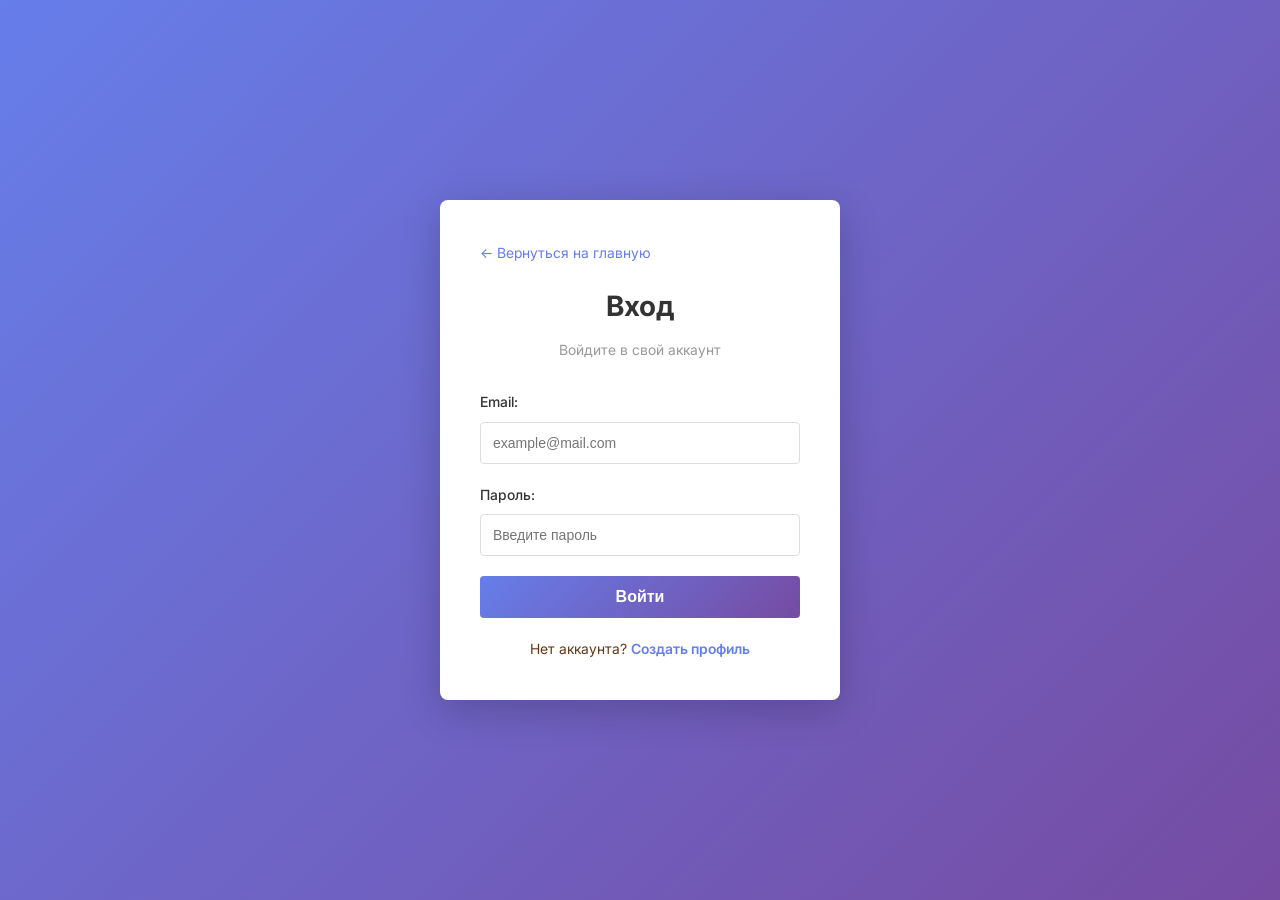
<file: login.html>
<!DOCTYPE html>
<html lang="ru">
<head>
    <meta charset="UTF-8">
    <meta name="viewport" content="width=device-width, initial-scale=1.0">
    <title>Вход - ДомКлюч</title>
    <link rel="stylesheet" href="style/style.css">
    <style>
        .auth-page {
            display: flex;
            justify-content: center;
            align-items: center;
            min-height: 100vh;
            background: linear-gradient(135deg, #667eea 0%, #764ba2 100%);
            padding: 20px;
        }

        .auth-container {
            background: white;
            border-radius: 8px;
            box-shadow: 0 10px 40px rgba(0, 0, 0, 0.2);
            width: 100%;
            max-width: 400px;
            padding: 40px;
        }

        .auth-container h1 {
            text-align: center;
            margin-bottom: 10px;
            color: #333;
            font-size: 28px;
        }

        .auth-container .subtitle {
            text-align: center;
            color: #999;
            margin-bottom: 30px;
            font-size: 14px;
        }

        .form-group {
            margin-bottom: 20px;
        }

        .form-group label {
            display: block;
            margin-bottom: 8px;
            color: #333;
            font-weight: 500;
            font-size: 14px;
        }

        .form-group input {
            width: 100%;
            padding: 12px;
            border: 1px solid #ddd;
            border-radius: 4px;
            font-size: 14px;
            transition: border-color 0.3s;
            box-sizing: border-box;
        }

        .form-group input:focus {
            outline: none;
            border-color: #667eea;
            box-shadow: 0 0 0 3px rgba(102, 126, 234, 0.1);
        }

        .auth-button {
            width: 100%;
            padding: 12px;
            background: linear-gradient(135deg, #667eea 0%, #764ba2 100%);
            color: white;
            border: none;
            border-radius: 4px;
            font-size: 16px;
            font-weight: 600;
            cursor: pointer;
            transition: transform 0.2s;
        }

        .auth-button:hover {
            transform: translateY(-2px);
        }

        .auth-link {
            text-align: center;
            margin-top: 20px;
            font-size: 14px;
        }

        .auth-link a {
            color: #667eea;
            text-decoration: none;
            font-weight: 600;
        }

        .auth-link a:hover {
            text-decoration: underline;
        }

        .back-home {
            display: inline-block;
            margin-bottom: 20px;
            color: #667eea;
            text-decoration: none;
            font-size: 14px;
        }

        .back-home:hover {
            text-decoration: underline;
        }

        .error-message {
            background-color: #fee;
            color: #c00;
            padding: 12px;
            border-radius: 4px;
            margin-bottom: 20px;
            display: none;
            font-size: 14px;
        }

        .success-message {
            background-color: #efe;
            color: #060;
            padding: 12px;
            border-radius: 4px;
            margin-bottom: 20px;
            display: none;
            font-size: 14px;
        }
    </style>
</head>
<body>
    <div class="auth-page">
        <div class="auth-container">
            <a href="index.html" class="back-home">← Вернуться на главную</a>

            <h1>Вход</h1>
            <p class="subtitle">Войдите в свой аккаунт</p>

            <div class="error-message" id="errorMessage"></div>
            <div class="success-message" id="successMessage"></div>

            <form id="loginForm">
                <div class="form-group">
                    <label for="email">Email:</label>
                    <input type="email" id="email" name="email" required placeholder="example@mail.com">
                </div>

                <div class="form-group">
                    <label for="password">Пароль:</label>
                    <input type="password" id="password" name="password" required placeholder="Введите пароль">
                </div>

                <button type="submit" class="auth-button">Войти</button>
            </form>

            <div class="auth-link">
                Нет аккаунта? <a href="register.html">Создать профиль</a>
            </div>
        </div>
    </div>

    <script>
        document.getElementById('loginForm').addEventListener('submit', async function(e) {
            e.preventDefault();

            const email = document.getElementById('email').value;
            const password = document.getElementById('password').value;
            const errorMsg = document.getElementById('errorMessage');
            const successMsg = document.getElementById('successMessage');

            errorMsg.style.display = 'none';
            successMsg.style.display = 'none';

            if (!email || !password) {
                errorMsg.textContent = 'Заполните все поля';
                errorMsg.style.display = 'block';
                return;
            }

            localStorage.setItem('user_email', email);
            localStorage.setItem('is_logged_in', 'true');

            successMsg.textContent = 'Вход выполнен успешно!';
            successMsg.style.display = 'block';

            setTimeout(() => {
                window.location.href = 'index.html';
            }, 1500);
        });
    </script>
</body>
</html>
</file>
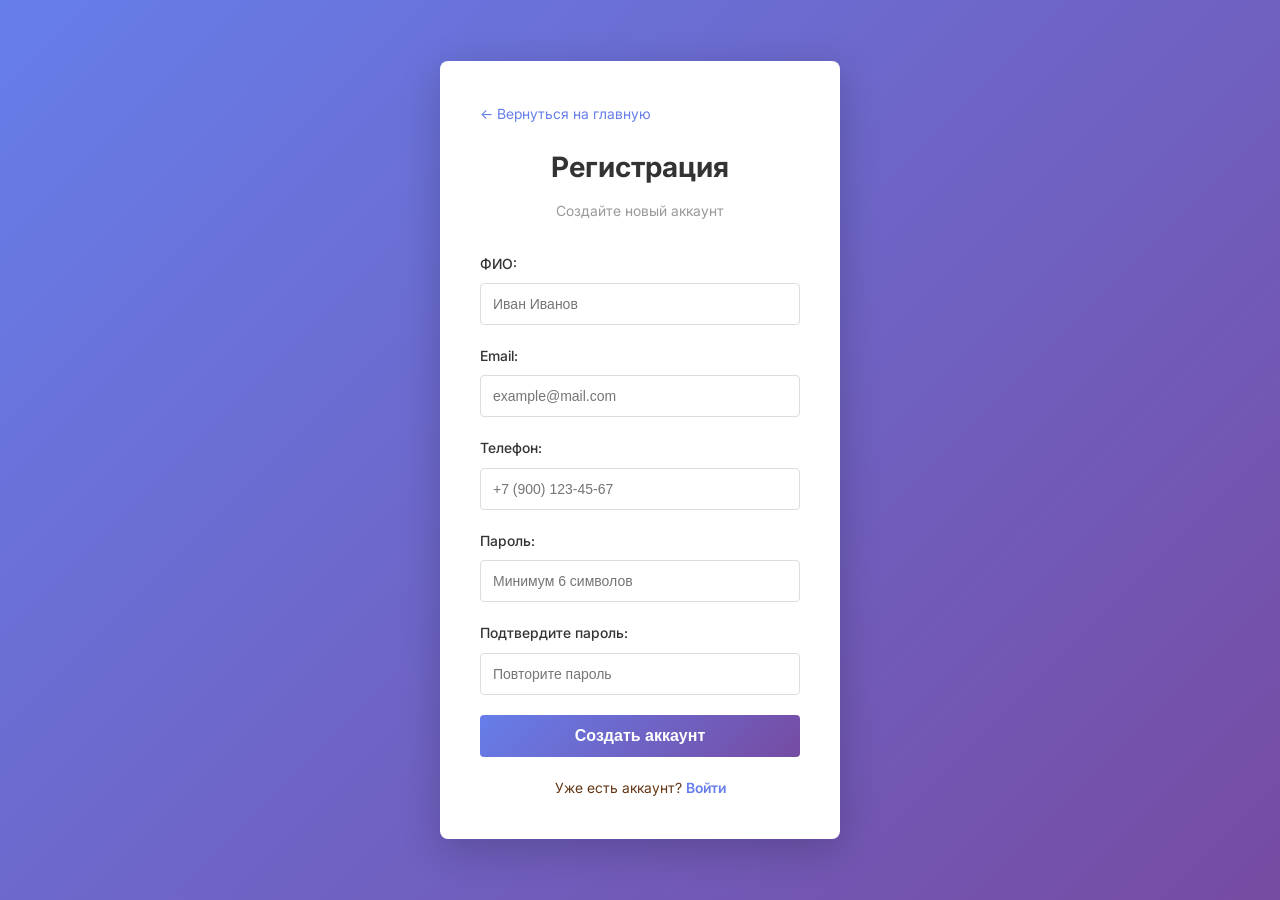
<file: register.html>
<!DOCTYPE html>
<html lang="ru">
<head>
    <meta charset="UTF-8">
    <meta name="viewport" content="width=device-width, initial-scale=1.0">
    <title>Регистрация - ДомКлюч</title>
    <link rel="stylesheet" href="style/style.css">
    <style>
        .auth-page {
            display: flex;
            justify-content: center;
            align-items: center;
            min-height: 100vh;
            background: linear-gradient(135deg, #667eea 0%, #764ba2 100%);
            padding: 20px;
        }

        .auth-container {
            background: white;
            border-radius: 8px;
            box-shadow: 0 10px 40px rgba(0, 0, 0, 0.2);
            width: 100%;
            max-width: 400px;
            padding: 40px;
        }

        .auth-container h1 {
            text-align: center;
            margin-bottom: 10px;
            color: #333;
            font-size: 28px;
        }

        .auth-container .subtitle {
            text-align: center;
            color: #999;
            margin-bottom: 30px;
            font-size: 14px;
        }

        .form-group {
            margin-bottom: 20px;
        }

        .form-group label {
            display: block;
            margin-bottom: 8px;
            color: #333;
            font-weight: 500;
            font-size: 14px;
        }

        .form-group input {
            width: 100%;
            padding: 12px;
            border: 1px solid #ddd;
            border-radius: 4px;
            font-size: 14px;
            transition: border-color 0.3s;
            box-sizing: border-box;
        }

        .form-group input:focus {
            outline: none;
            border-color: #667eea;
            box-shadow: 0 0 0 3px rgba(102, 126, 234, 0.1);
        }

        .auth-button {
            width: 100%;
            padding: 12px;
            background: linear-gradient(135deg, #667eea 0%, #764ba2 100%);
            color: white;
            border: none;
            border-radius: 4px;
            font-size: 16px;
            font-weight: 600;
            cursor: pointer;
            transition: transform 0.2s;
        }

        .auth-button:hover {
            transform: translateY(-2px);
        }

        .auth-link {
            text-align: center;
            margin-top: 20px;
            font-size: 14px;
        }

        .auth-link a {
            color: #667eea;
            text-decoration: none;
            font-weight: 600;
        }

        .auth-link a:hover {
            text-decoration: underline;
        }

        .back-home {
            display: inline-block;
            margin-bottom: 20px;
            color: #667eea;
            text-decoration: none;
            font-size: 14px;
        }

        .back-home:hover {
            text-decoration: underline;
        }

        .error-message {
            background-color: #fee;
            color: #c00;
            padding: 12px;
            border-radius: 4px;
            margin-bottom: 20px;
            display: none;
            font-size: 14px;
        }

        .success-message {
            background-color: #efe;
            color: #060;
            padding: 12px;
            border-radius: 4px;
            margin-bottom: 20px;
            display: none;
            font-size: 14px;
        }
    </style>
</head>
<body>
    <div class="auth-page">
        <div class="auth-container">
            <a href="index.html" class="back-home">← Вернуться на главную</a>

            <h1>Регистрация</h1>
            <p class="subtitle">Создайте новый аккаунт</p>

            <div class="error-message" id="errorMessage"></div>
            <div class="success-message" id="successMessage"></div>

            <form id="registerForm">
                <div class="form-group">
                    <label for="fullname">ФИО:</label>
                    <input type="text" id="fullname" name="fullname" required placeholder="Иван Иванов">
                </div>

                <div class="form-group">
                    <label for="email">Email:</label>
                    <input type="email" id="email" name="email" required placeholder="example@mail.com">
                </div>

                <div class="form-group">
                    <label for="phone">Телефон:</label>
                    <input type="tel" id="phone" name="phone" placeholder="+7 (900) 123-45-67">
                </div>

                <div class="form-group">
                    <label for="password">Пароль:</label>
                    <input type="password" id="password" name="password" required placeholder="Минимум 6 символов">
                </div>

                <div class="form-group">
                    <label for="password_confirm">Подтвердите пароль:</label>
                    <input type="password" id="password_confirm" name="password_confirm" required placeholder="Повторите пароль">
                </div>

                <button type="submit" class="auth-button">Создать аккаунт</button>
            </form>

            <div class="auth-link">
                Уже есть аккаунт? <a href="login.html">Войти</a>
            </div>
        </div>
    </div>

    <script>
        document.getElementById('registerForm').addEventListener('submit', async function(e) {
            e.preventDefault();

            const fullname = document.getElementById('fullname').value;
            const email = document.getElementById('email').value;
            const phone = document.getElementById('phone').value;
            const password = document.getElementById('password').value;
            const password_confirm = document.getElementById('password_confirm').value;
            const errorMsg = document.getElementById('errorMessage');
            const successMsg = document.getElementById('successMessage');

            errorMsg.style.display = 'none';
            successMsg.style.display = 'none';

            // Валидация
            if (!fullname || !email || !password || !password_confirm) {
                errorMsg.textContent = 'Заполните все обязательные поля';
                errorMsg.style.display = 'block';
                return;
            }

            if (password.length < 6) {
                errorMsg.textContent = 'Пароль должен быть минимум 6 символов';
                errorMsg.style.display = 'block';
                return;
            }

            if (password !== password_confirm) {
                errorMsg.textContent = 'Пароли не совпадают';
                errorMsg.style.display = 'block';
                return;
            }

            // Сохраняем в localStorage для примера
            localStorage.setItem('user_fullname', fullname);
            localStorage.setItem('user_email', email);
            localStorage.setItem('user_phone', phone);
            localStorage.setItem('is_logged_in', 'true');

            successMsg.textContent = 'Аккаунт создан успешно!';
            successMsg.style.display = 'block';

            setTimeout(() => {
                window.location.href = 'index.html';
            }, 1500);
        });
    </script>
</body>
</html>
</file>
<file: style/style.css>
@charset "UTF-8";
@font-face {
  font-family: "Inter";
  src: url("../fonts/Inter_18pt-Regular.ttf") format("truetype");
  font-weight: 400;
  font-style: normal;
  font-display: swap;
}
@font-face {
  font-family: "Inter";
  src: url("../fonts/Inter_18pt-Medium.ttf") format("truetype");
  font-weight: 500;
  font-style: normal;
  font-display: swap;
}
@font-face {
  font-family: "Inter";
  src: url("../fonts/Inter_18pt-SemiBold.ttf") format("truetype");
  font-weight: 600;
  font-style: normal;
  font-display: swap;
}
@font-face {
  font-family: "Inter";
  src: url("../fonts/Inter_18pt-Bold.ttf") format("truetype");
  font-weight: 700;
  font-style: normal;
  font-display: swap;
}
* {
  margin: 0;
  padding: 0;
  box-sizing: border-box;
}

html {
  scroll-behavior: smooth;
}

body {
  font-family: "Inter", "Segoe UI", Verdana, sans-serif;
  color: #633615;
  background-color: #f5f5f5;
  line-height: 1.6;
}

.container {
  max-width: 1200px;
  margin: 0 auto;
  padding: 0 20px;
}

/* ===== НАВИГАЦИЯ ===== */
.navbar {
  background-color: #2a2a2a;
  position: sticky;
  top: 0;
  z-index: 1000;
}

.navbar__container {
  display: flex;
  justify-content: space-between;
  align-items: center;
  height: 100px;
}

.navbar__brand {
  display: flex;
  align-items: center;
  gap: 12px;
  cursor: pointer;
  text-decoration: none;
}

.navbar__brand-icon {
  width: 72px;
  height: 72px;
  -o-object-fit: cover;
     object-fit: cover;
  margin-bottom: 20px;
}

.navbar__brand-text {
  display: flex;
  flex-direction: column;
  gap: 2px;
}

.navbar__brand-name {
  font-size: 16px;
  font-weight: bold;
  color: #AA2A2A;
  letter-spacing: 1px;
  line-height: 1;
}

.navbar__menu {
  display: flex;
  list-style: none;
  gap: 40px;
  align-items: center;
  margin: 0;
}

.navbar__menu a {
  text-decoration: none;
  color: #FFFFFF;
  font-size: 14px;
  font-weight: 500;
  transition: color 0.3s ease;
}

.navbar__menu a:hover {
  color: #AA2A2A;
}

.navbar__actions {
  display: flex;
  align-items: center;
  gap: 15px;
}

.navbar__auth-btn {
  color: #FFFFFF;
  text-decoration: none;
  font-size: 13px;
  font-weight: 600;
  padding: 8px 16px;
  border: 2px solid #FFFFFF;
  border-radius: 20px;
  transition: all 0.3s ease;
  cursor: pointer;
  background: transparent;
}

.navbar__auth-btn:hover {
  border-color: #AA2A2A;
  color: #AA2A2A;
}

.navbar__auth-btn--register {
  border-color: #AA2A2A;
  color: #AA2A2A;
}

.navbar__auth-btn--register:hover {
  background: #AA2A2A;
  color: #FFFFFF;
}

.navbar__profile-btn {
  width: 40px;
  height: 40px;
  cursor: pointer;
  text-decoration: none;
  color: #FFFFFF;
}
.navbar__profile-btn img {
  width: 40px;
  height: 40px;
}

/* ===== ГЕРОЯ СЕКЦИЯ ===== */
.hero {
  margin: 0;
  padding: 0;
  overflow: hidden;
}

.hero__background {
  height: 500px;
  background-image: url(../img/main.png);
  background-size: cover;
  background-position: center;
  display: flex;
  align-items: center;
  justify-content: flex-start;
  position: relative;
}

.hero__content {
  display: flex;
  flex-direction: column;
  justify-content: center;
  align-items: flex-start;
  height: 100%;
  color: #FFFFFF;
  z-index: 2;
}

.hero__content h1 {
  font-size: 48px;
  font-weight: bold;
  line-height: 1.2;
  margin-bottom: 20px;
  max-width: 700px;
  text-shadow: 0 2px 10px rgba(0, 0, 0, 0.5);
}

.hero__content p {
  font-size: 18px;
  margin-bottom: 30px;
  text-shadow: 0 2px 8px rgba(0, 0, 0, 0.4);
  opacity: 0.95;
}

/* ===== РЕКОМЕНДУЕМ ===== */
.recommended {
  background-color: #FFFFFF;
  padding: 60px 20px;
  border-bottom: 1px solid #DEDEDE;
}

.recommended h2 {
  text-align: left;
  color: #2a2a2a;
  margin-bottom: 40px;
  font-size: 28px;
  font-weight: bold;
}

.recommended .carousel {
  position: relative;
}

.recommended .carousel__inner {
  display: flex;
  overflow-x: hidden;
  width: 100%;
  height: 400px;
  background-color: #0066CC;
  gap: 20px;
  overflow-x: auto;
  scroll-behavior: smooth;
  padding: 0 50px;
  scrollbar-width: none;
  -ms-overflow-style: none;
}

.recommended .carousel__inner::-webkit-scrollbar {
  display: none;
}

.recommended__card {
  background-color: #FFFFFF;
  border-radius: 8px;
  min-width: calc(100% - 100px);
  flex: 0 0 calc(100% - 100px);
  overflow-x: hidden;
  box-shadow: 0 2px 8px rgba(0, 0, 0, 0.08);
  cursor: pointer;
  transition: all 0.3s ease;
  border: 1px solid #DEDEDE;
}

.recommended__card:hover {
  box-shadow: 0 8px 16px rgba(0, 0, 0, 0.15);
  transform: translateY(-5px);
}

.recommended__image {
  height: 60%;
  background-color: #ccc;
  position: relative;
  overflow: hidden;
}

.recommended__image img {
  width: 100%;
  height: 100%;
  -o-object-fit: cover;
     object-fit: cover;
}

.recommended__info {
  padding: 16px;
  background: #FFFFFF;
}

.recommended__info h3 {
  color: #2a2a2a;
  margin-bottom: 8px;
  font-size: 16px;
  font-weight: 600;
}

.recommended__desc {
  font-size: 13px;
  color: #633615;
  margin: 0;
}

.carousel__btn {
  position: absolute;
  top: 50%;
  transform: translateY(-50%);
  background-color: #FFFFFF;
  color: #2a2a2a;
  border: 2px solid #2a2a2a;
  width: 40px;
  height: 40px;
  border-radius: 50%;
  cursor: pointer;
  font-size: 20px;
  z-index: 10;
  transition: all 0.3s ease;
  display: flex;
  align-items: center;
  justify-content: center;
}

.carousel__btn:hover {
  background-color: #2a2a2a;
  color: #FFFFFF;
}

.carousel__btn.carousel__btn--prev {
  left: 10px;
}

.carousel__btn.carousel__btn--next {
  right: 10px;
}

/* ===== БЫСТРЫЙ ПОИСК ===== */
.quick-search {
  background-color: #FFFFFF;
  padding: 50px 20px;
}

.quick-search h2 {
  text-align: left;
  color: #2a2a2a;
  margin-bottom: 30px;
  font-size: 28px;
  font-weight: bold;
}

.quick-search__form {
  display: grid;
  grid-template-columns: repeat(auto-fit, minmax(150px, 1fr));
  gap: 15px;
  margin-bottom: 20px;
}

.form-control {
  padding: 12px 15px;
  border: 1px solid #DEDEDE;
  border-radius: 4px;
  font-size: 14px;
  transition: border-color 0.3s ease;
}

.form-control:focus {
  outline: none;
  border-color: #AA2A2A;
  box-shadow: 0 0 5px rgba(232, 76, 61, 0.2);
}

.quick-search__button {
  padding: 12px 30px;
  background-color: #AA2A2A;
  color: #FFFFFF;
  border: none;
  border-radius: 4px;
  font-size: 14px;
  font-weight: 600;
  cursor: pointer;
  transition: all 0.3s ease;
}

.quick-search__button:hover {
  background-color: #AA2A2A;
}

/* ===== ПОПУЛЯРНЫЕ ОБЪЕКТЫ ===== */
.popular-objects {
  padding: 60px 20px;
  background-color: #f5f5f5;
}

.popular-objects h2 {
  text-align: left;
  color: #2a2a2a;
  margin-bottom: 40px;
  font-size: 28px;
  font-weight: bold;
}

.popular-objects .carousel {
  position: relative;
}

.popular-objects .carousel__inner {
  display: grid;
  grid-template-columns: repeat(auto-fit, minmax(250px, 1fr));
  gap: 20px;
  overflow-x: auto;
  scroll-behavior: smooth;
  padding: 0 50px;
}

.object-card {
  background-color: #FFFFFF;
  border-radius: 8px;
  overflow: hidden;
  box-shadow: 0 2px 8px rgba(0, 0, 0, 0.08);
  transition: transform 0.3s ease, box-shadow 0.3s ease;
}

.object-card:hover {
  transform: translateY(-5px);
  box-shadow: 0 8px 16px rgba(0, 0, 0, 0.15);
}

.object-card__image {
  height: 180px;
  background-color: #AA2A2A;
}

.object-card__info {
  padding: 20px;
}

.object-card__info h3 {
  color: #2a2a2a;
  margin-bottom: 10px;
  font-size: 16px;
  font-weight: 600;
}

.address {
  font-size: 13px;
  color: #888;
  margin-bottom: 10px;
}

.price {
  font-size: 18px;
  font-weight: bold;
  color: #AA2A2A;
  margin-bottom: 8px;
}

.details {
  font-size: 13px;
  color: #633615;
  margin-bottom: 15px;
}

/* ===== ПРЕИМУЩЕСТВА ===== */
.advantages {
  background-color: #FFFFFF;
  padding: 60px 20px;
}

.advantages h2 {
  text-align: center;
  color: #2a2a2a;
  margin-bottom: 40px;
  font-size: 28px;
  font-weight: bold;
}

.advantages__grid {
  display: grid;
  width: 100%;
  min-height: 350px;
  background-color: #0066CC;
  padding: 20px;
  grid-template-columns: repeat(auto-fit, minmax(250px, 1fr));
  gap: 30px;
  align-items: center;
  justify-items: center;
}
.advantages__grid .texi_info {
  display: grid;
  grid-template-rows: 1fr 1fr 2fr;
  height: 100%;
}
.advantages__grid .texi_info_1 {
  text-align: left;
  color: #633615;
  margin-bottom: 40px;
  font-size: 28px;
  font-weight: bold;
}
.advantages__grid .texi_info_1 {
  text-align: left;
  color: #633615;
  margin-bottom: 40px;
  font-size: 18px;
  font-weight: bold;
}
.advantages__grid .texi_info button {
  width: 30%;
  height: 50px;
  margin-top: auto;
}

.advantages__grid img {
  max-height: 350px;
  max-width: 100%;
  width: auto;
  height: auto;
  -o-object-fit: contain;
     object-fit: contain;
}

.advantages__card {
  text-align: center;
  padding: 30px;
  background: #f5f5f5;
  border-radius: 8px;
  transition: transform 0.3s ease;
}

.advantages__card:hover {
  transform: translateY(-5px);
}

.advantages__card .advantages__icon {
  font-size: 48px;
  margin-bottom: 15px;
}

.advantages__card h3 {
  color: #2a2a2a;
  margin-bottom: 10px;
}

.advantages__card p {
  font-size: 14px;
  color: #633615;
}

/* ===== КАТАЛОГ ===== */
.catalog {
  padding: 60px 20px;
  background-color: #f5f5f5;
}

.catalog h2 {
  text-align: center;
  color: #2a2a2a;
  margin-bottom: 40px;
  font-size: 28px;
  font-weight: bold;
}

.catalog__layout {
  display: grid;
  grid-template-columns: 250px 1fr;
  gap: 30px;
}

.catalog__filters {
  background-color: #FFFFFF;
  padding: 20px;
  border-radius: 8px;
  height: -moz-fit-content;
  height: fit-content;
  box-shadow: 0 2px 8px rgba(0, 0, 0, 0.08);
}

.catalog__filters h3 {
  color: #2a2a2a;
  margin-bottom: 20px;
  font-size: 18px;
  font-weight: bold;
}

.catalog__filter-group {
  margin-bottom: 25px;
  border-bottom: 1px solid #DEDEDE;
  padding-bottom: 15px;
}

.catalog__filter-group label {
  display: block;
  font-weight: 600;
  color: #633615;
  margin-bottom: 10px;
}

.catalog__checkbox {
  display: flex;
  align-items: center;
  cursor: pointer;
  margin-bottom: 8px;
  font-weight: normal;
}

.catalog__checkbox input {
  margin-right: 8px;
  cursor: pointer;
}

.catalog__slider {
  width: 100%;
  cursor: pointer;
}

.catalog__price-range {
  font-size: 12px;
  color: #633615;
  margin-top: 8px;
}

.catalog__search {
  margin-bottom: 20px;
}

.catalog__search input {
  width: 100%;
  padding: 12px 15px;
  border: 1px solid #DEDEDE;
  border-radius: 4px;
  font-size: 14px;
}

.catalog__search input:focus {
  outline: none;
  border-color: #AA2A2A;
}

.catalog__grid {
  display: grid;
  grid-template-columns: repeat(auto-fill, minmax(300px, 1fr));
  gap: 20px;
}

.catalog-card {
  background-color: #FFFFFF;
  border-radius: 8px;
  overflow: hidden;
  box-shadow: 0 2px 8px rgba(0, 0, 0, 0.08);
  transition: transform 0.3s ease, box-shadow 0.3s ease;
  display: flex;
  flex-direction: column;
}

.catalog-card:hover {
  transform: translateY(-5px);
  box-shadow: 0 8px 16px rgba(0, 0, 0, 0.15);
}

.catalog-card__image {
  height: 200px;
  background-color: #AA2A2A;
}

.catalog-card__info {
  padding: 20px;
  flex-grow: 1;
  display: flex;
  flex-direction: column;
}

.catalog-card__info h3 {
  color: #2a2a2a;
  margin-bottom: 8px;
  font-size: 16px;
  font-weight: 600;
}

.catalog-card__price {
  font-size: 20px;
  font-weight: bold;
  color: #AA2A2A;
  margin: 10px 0;
}

.catalog-card__details {
  display: flex;
  gap: 15px;
  font-size: 13px;
  color: #633615;
  margin-bottom: 10px;
  flex-wrap: wrap;
}

.catalog-card__details span {
  padding: 5px 10px;
  background-color: #f5f5f5;
  border-radius: 3px;
}

.catalog-card__description {
  font-size: 13px;
  color: #633615;
  margin-bottom: 15px;
  flex-grow: 1;
}

.catalog-card__actions {
  display: flex;
  gap: 10px;
}

.catalog-card__actions .button {
  flex: 1;
  text-align: center;
}

/* ===== КНОПКИ ===== */
.button {
  padding: 12px 24px;
  border: none;
  border-radius: 4px;
  font-size: 14px;
  font-weight: 600;
  cursor: pointer;
  transition: all 0.3s ease;
  text-decoration: none;
  display: inline-block;
}

.button--primary {
  background-color: #AA2A2A;
  color: #FFFFFF;
}

.button--primary:hover {
  background-color: #AA2A2A;
}

.button--secondary {
  background-color: #f5f5f5;
  color: #633615;
  border: 2px solid #2a2a2a;
}

.button--secondary:hover {
  background-color: #2a2a2a;
  color: #FFFFFF;
}

.button--small {
  padding: 8px 16px;
  font-size: 12px;
  background-color: #AA2A2A;
  color: #FFFFFF;
}

.button--small:hover {
  background-color: #AA2A2A;
}

/* ===== МОДАЛЬНОЕ ОКНО ===== */
.modal {
  display: none;
  position: fixed;
  top: 0;
  left: 0;
  width: 100%;
  height: 100%;
  background-color: rgba(0, 0, 0, 0.5);
  z-index: 2000;
  overflow-y: auto;
  padding: 20px;
}

.modal.active {
  display: block;
  animation: fadeIn 0.3s ease;
}

@keyframes fadeIn {
  from {
    opacity: 0;
  }
  to {
    opacity: 1;
  }
}
.modal__content {
  background-color: #FFFFFF;
  max-width: 800px;
  margin: 30px auto;
  border-radius: 8px;
  padding: 30px;
  position: relative;
  box-shadow: 0 10px 40px rgba(0, 0, 0, 0.2);
}

.modal__close {
  position: absolute;
  right: 20px;
  top: 15px;
  font-size: 28px;
  cursor: pointer;
  color: #633615;
  transition: color 0.3s ease;
}

.modal__close:hover {
  color: #AA2A2A;
}

.modal__detail {
  display: grid;
  grid-template-columns: 1fr 1fr;
  gap: 30px;
}

.modal__image {
  border-radius: 8px;
  height: 300px;
  background-color: #AA2A2A;
}

.modal__info h2 {
  color: #2a2a2a;
  margin-bottom: 10px;
}

.modal__info h3 {
  color: #2a2a2a;
  margin-top: 25px;
  margin-bottom: 15px;
  font-size: 16px;
}

.modal__info ul {
  list-style: none;
  margin-bottom: 15px;
}

.modal__info li {
  padding: 8px 0;
  border-bottom: 1px solid #DEDEDE;
  font-size: 14px;
}

.modal__info strong {
  color: #AA2A2A;
}

/* ===== КАЛЬКУЛЯТОР ИПОТЕКИ ===== */
.mortgage__calc {
  background-color: #f5f5f5;
  padding: 20px;
  border-radius: 4px;
  margin: 15px 0;
}

.mortgage__group {
  margin-bottom: 15px;
}

.mortgage__group label {
  display: block;
  margin-bottom: 5px;
  font-size: 13px;
  font-weight: 600;
}

.mortgage__group input {
  width: 100%;
  padding: 10px;
  border: 1px solid #DEDEDE;
  border-radius: 4px;
  font-size: 13px;
}

#mortgageResult {
  background-color: #e8f4f8 !important;
  padding: 15px !important;
}

#mortgageResult p {
  font-size: 14px;
  color: #2a2a2a;
  margin: 0;
}

/* ===== ФОРМА ЗАЯВКИ ===== */
.request-form {
  display: flex;
  flex-direction: column;
  gap: 10px;
  background-color: #f5f5f5;
  padding: 20px;
  border-radius: 4px;
}

.request-form input,
.request-form textarea,
.request-form select {
  padding: 12px 15px;
  border: 1px solid #DEDEDE;
  border-radius: 4px;
  font-size: 14px;
  font-family: inherit;
}

.request-form input:focus,
.request-form textarea:focus,
.request-form select:focus {
  outline: none;
  border-color: #AA2A2A;
  box-shadow: 0 0 5px rgba(232, 76, 61, 0.2);
}

.request-form button {
  background-color: #AA2A2A;
  color: #FFFFFF;
  padding: 12px;
  border: none;
  border-radius: 4px;
  font-weight: 600;
  cursor: pointer;
  transition: all 0.3s ease;
}

.request-form button:hover {
  background-color: #AA2A2A;
}

/* ===== О НАС ===== */
.about {
  background-color: #FFFFFF;
  padding: 60px 20px;
}

.about h2 {
  text-align: center;
  color: #2a2a2a;
  margin-bottom: 40px;
  font-size: 28px;
  font-weight: bold;
}

.about__content {
  display: grid;
  grid-template-columns: 1fr 1fr;
  gap: 40px;
  align-items: center;
}

.about__text p {
  margin-bottom: 15px;
  color: #633615;
  line-height: 1.8;
}

.about__stats {
  display: grid;
  grid-template-columns: 1fr 1fr 1fr;
  gap: 20px;
}

.about__stat {
  text-align: center;
  padding: 20px;
  background: #f5f5f5;
  border-radius: 8px;
}

.about__stat h3 {
  font-size: 32px;
  color: #AA2A2A;
  margin-bottom: 5px;
}

.about__stat p {
  color: #633615;
  font-size: 14px;
}

/* ===== КОНТАКТЫ ===== */
.contact {
  background-color: #f5f5f5;
  padding: 60px 20px;
}

.contact h2 {
  text-align: center;
  color: #2a2a2a;
  margin-bottom: 40px;
  font-size: 28px;
  font-weight: bold;
}

.contact__info {
  display: grid;
  grid-template-columns: repeat(auto-fit, minmax(250px, 1fr));
  gap: 30px;
}

.contact__item {
  background-color: #FFFFFF;
  padding: 30px;
  border-radius: 8px;
  text-align: center;
  box-shadow: 0 2px 8px rgba(0, 0, 0, 0.08);
}

.contact__item h3 {
  color: #2a2a2a;
  margin-bottom: 15px;
}

.contact__item p {
  color: #633615;
  line-height: 1.8;
}

/* ===== ЛИЧНЫЙ КАБИНЕТ ===== */
.cabinet {
  padding: 60px 20px;
  background-color: #f5f5f5;
}

.cabinet h2 {
  color: #2a2a2a;
  margin-bottom: 40px;
}

.cabinet__layout {
  display: grid;
  grid-template-columns: 200px 1fr;
  gap: 30px;
}

.cabinet__menu {
  background-color: #FFFFFF;
  border-radius: 8px;
  overflow: hidden;
  height: -moz-fit-content;
  height: fit-content;
  box-shadow: 0 2px 8px rgba(0, 0, 0, 0.08);
}

.cabinet__menu-item {
  display: block;
  padding: 15px 20px;
  text-decoration: none;
  color: #633615;
  border-bottom: 1px solid #DEDEDE;
  transition: all 0.3s ease;
}

.cabinet__menu-item:hover,
.cabinet__menu-item.active {
  background-color: #AA2A2A;
  color: #FFFFFF;
}

.cabinet__content {
  background-color: #FFFFFF;
  border-radius: 8px;
  padding: 30px;
  box-shadow: 0 2px 8px rgba(0, 0, 0, 0.08);
}

.cabinet__content h3 {
  color: #2a2a2a;
  margin-bottom: 20px;
}

.cabinet__request-item {
  background-color: #f5f5f5;
  padding: 20px;
  border-radius: 4px;
  margin-bottom: 15px;
  border-left: 5px solid #AA2A2A;
}

.cabinet__request-item h4 {
  color: #2a2a2a;
  margin-bottom: 8px;
}

.cabinet__request-item p {
  font-size: 13px;
  color: #633615;
  margin-bottom: 5px;
}

.cabinet__status {
  font-size: 12px;
  font-weight: 600;
  padding: 5px 10px;
  border-radius: 3px;
  display: inline-block;
}

.cabinet__status--pending {
  background-color: #fff3cd;
  color: #856404;
}

.cabinet__status--completed {
  background-color: #d4edda;
  color: #155724;
}

/* ===== АДАПТИВНОСТЬ ===== */
@media (max-width: 768px) {
  .navbar__menu {
    gap: 15px;
    font-size: 13px;
  }
  .hero__content h1 {
    font-size: 32px;
  }
  .quick-search__form {
    grid-template-columns: 1fr;
  }
  .modal__detail {
    grid-template-columns: 1fr;
  }
  .catalog__layout {
    grid-template-columns: 1fr;
  }
  .catalog__filters {
    margin-top: 20px;
  }
  .about__content {
    grid-template-columns: 1fr;
  }
  .about__stats {
    grid-template-columns: 1fr;
  }
  .cabinet__layout {
    grid-template-columns: 1fr;
  }
  .hero__background {
    height: 400px;
  }
}
@media (max-width: 600px) {
  .navbar__container {
    flex-direction: column;
    height: auto;
    padding: 10px 0;
  }
  .navbar__menu {
    flex-wrap: wrap;
    gap: 10px;
    justify-content: center;
    margin-bottom: 10px;
  }
  .hero__content h1 {
    font-size: 24px;
  }
  .hero__content p {
    font-size: 16px;
  }
  .catalog__grid {
    grid-template-columns: 1fr;
  }
  .advantages__grid {
    grid-template-columns: 1fr;
  }
  .contact__info {
    grid-template-columns: 1fr;
  }
  .modal__content {
    padding: 20px;
  }
  .modal__close {
    right: 10px;
    top: 10px;
  }
  .hero__background {
    height: 300px;
  }
  .hero__content h1 {
    max-width: 100%;
  }
  .recommended .carousel__inner,
  .popular-objects .carousel__inner {
    padding: 0 40px;
  }
}
/* ===== АНИМАЦИИ ===== */
@keyframes slideIn {
  from {
    opacity: 0;
    transform: translateY(20px);
  }
  to {
    opacity: 1;
    transform: translateY(0);
  }
}
.object-card {
  animation: slideIn 0.5s ease;
}

.advantages__card {
  animation: slideIn 0.5s ease;
}

.contact__item {
  animation: slideIn 0.5s ease;
}

/* ===== УТИЛИТЫ ===== */
.active {
  color: #AA2A2A;
}

.hidden {
  display: none !important;
}/*# sourceMappingURL=style.css.map */
</file>
